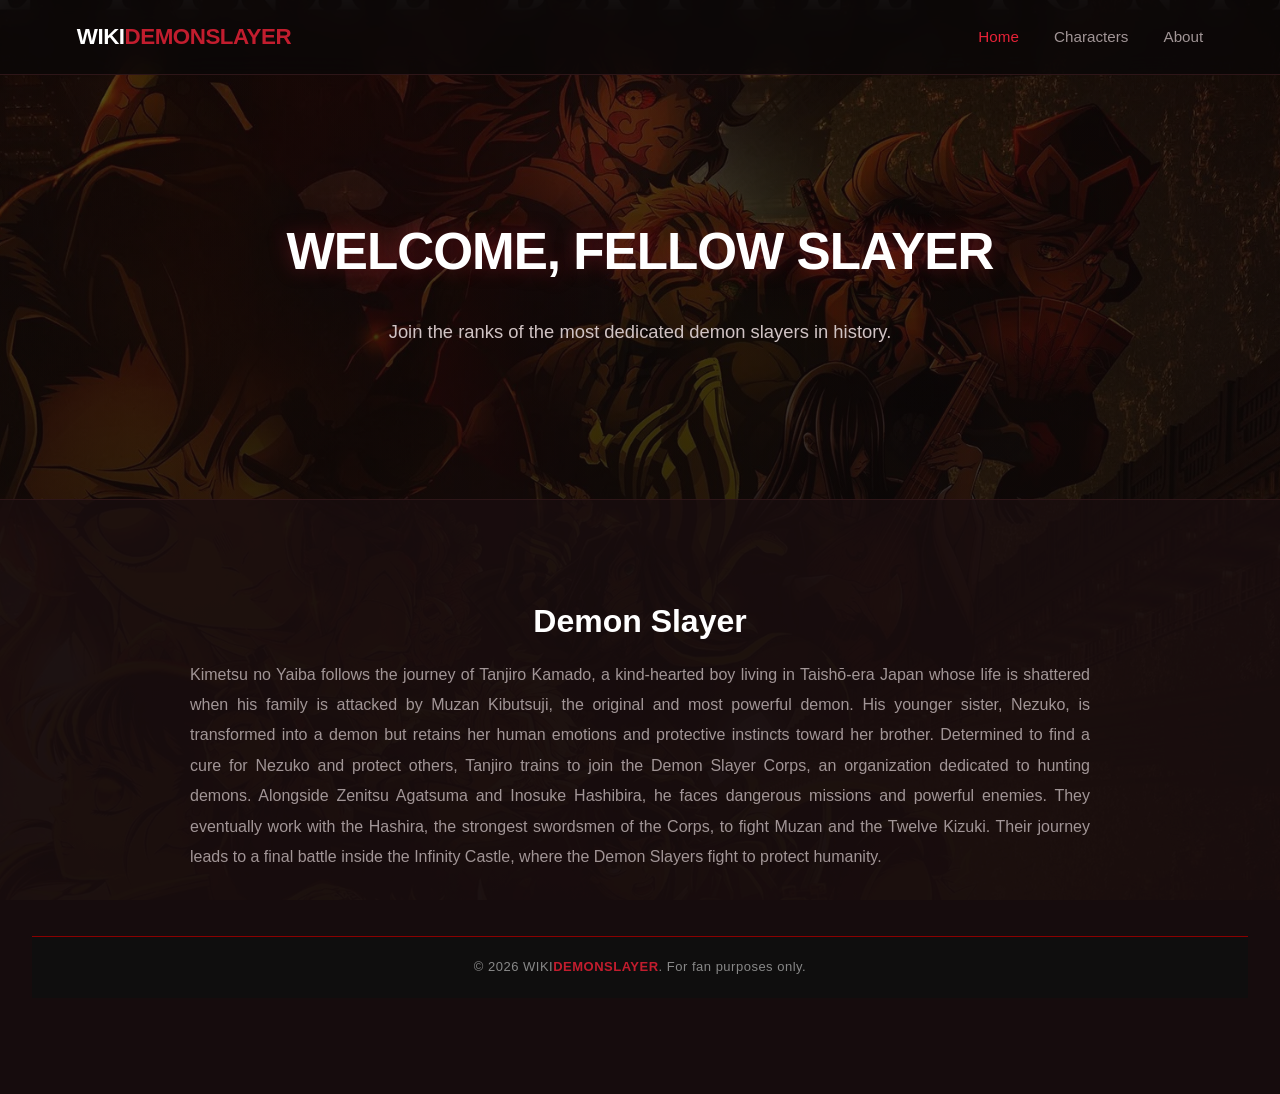
<file: index.html>
<!DOCTYPE html>
<html lang="en">
<head>
  <meta charset="UTF-8">
  <meta name="viewport" content="width=device-width, initial-scale=1.0">
  <title>WIKI DEMONSLAYER</title>
  <link rel="stylesheet" href="style.css">
</head>
<body>

  <!-- Navigation Bar -->
  <nav class="navbar">
    <div class="nav-logo">
      <a href="index.html">WIKI<span>DEMONSLAYER</span></a>
    </div>

    <ul class="nav-links">
      <li><a href="index.html" class="active">Home</a></li>
      <li><a href="characters.html">Characters</a></li>
      <li><a href="about.html">About</a></li>
    </ul>
  </nav>

  <!-- Main Homepage Elements -->
  <main>

    <!-- Hero Section -->
    <header class="hero-section">
      <div class="hero-container">
        <h1 class="hero-title">WELCOME, FELLOW SLAYER</h1>
        <p class="hero-subtitle">
          Join the ranks of the most dedicated demon slayers in history.
        </p>
      </div>
    </header>

    <!-- Features Section -->
    <section class="features-section">
      <h2 class="section-title">Demon Slayer</h2>

      <p class="section-subtitle">
        Kimetsu no Yaiba follows the journey of Tanjiro Kamado, a kind-hearted
        boy living in Taishō-era Japan whose life is shattered when his family
        is attacked by Muzan Kibutsuji, the original and most powerful demon.
        His younger sister, Nezuko, is transformed into a demon but retains her
        human emotions and protective instincts toward her brother.

        Determined to find a cure for Nezuko and protect others, Tanjiro trains
        to join the Demon Slayer Corps, an organization dedicated to hunting
        demons. Alongside Zenitsu Agatsuma and Inosuke Hashibira, he faces
        dangerous missions and powerful enemies. They eventually work with
        the Hashira, the strongest swordsmen of the Corps, to fight Muzan and
        the Twelve Kizuki. Their journey leads to a final battle inside the
        Infinity Castle, where the Demon Slayers fight to protect humanity.
      </p>

      <!-- Footer -->
      <footer class="site-footer">
        <p>
          &copy; 2026 WIKI<span>DEMONSLAYER</span>.
          For fan purposes only.
        </p>
      </footer>

    </section>
  </main>

</body>
</html>
</file>
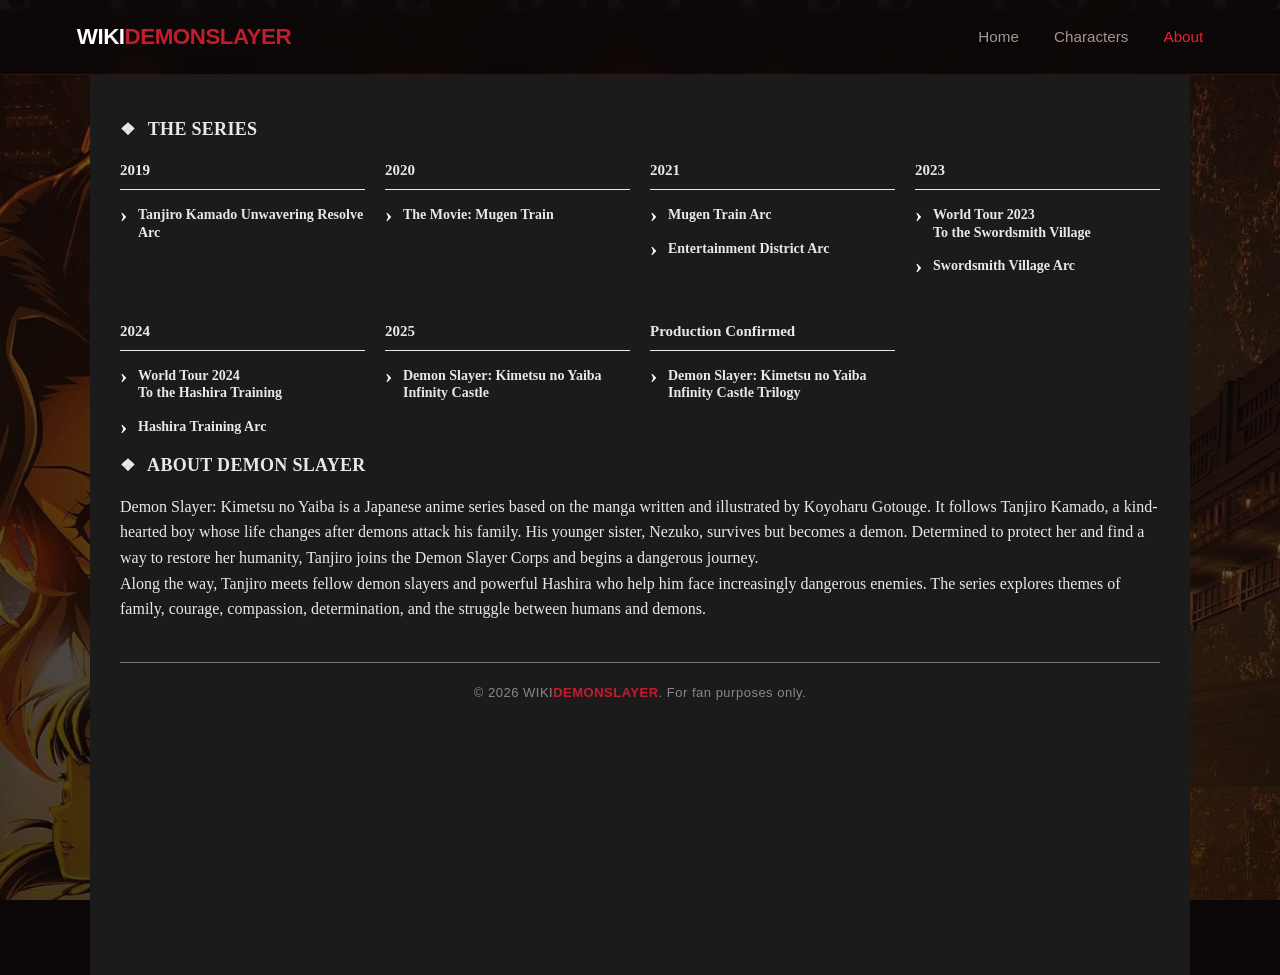
<file: about.html>
<!DOCTYPE html>
<html lang="en">
<head>
    <meta charset="UTF-8">
    <meta name="viewport" content="width=device-width, initial-scale=1.0">
    <title>About - WIKI DEMONSLAYER</title>
    <link rel="stylesheet" href="style3.css">
</head>
<body>

    <!-- Navigation Bar -->
    <nav class="navbar">
        <div class="nav-logo">
            <a href="index.html">WIKI<span>DEMONSLAYER</span></a>
        </div>

        <ul class="nav-links">
            <li><a href="index.html">Home</a></li>
            <li><a href="characters.html">Characters</a></li>
            <li><a href="about.html" class="active">About</a></li>
        </ul>
    </nav>

    <!-- About Section -->
    <main class="about-container">

        <h1 class="about-title">
            <span class="title-icon">❖</span>
            THE SERIES
        </h1>

        <div class="series-grid">

            <!-- 2019 -->
            <div class="series-item">
                <h2>2019</h2>
                <ul>
                    <li>Tanjiro Kamado Unwavering Resolve Arc </li>
                </ul>
            </div>

            <!-- 2020 -->
            <div class="series-item">
                <h2>2020</h2>
                <ul>
                    <li>The Movie: Mugen Train</li>
                </ul>
            </div>

            <!-- 2021 -->
            <div class="series-item">
                <h2>2021</h2>
                <ul>
                    <li>Mugen Train Arc</li>
                    <li>Entertainment District Arc</li>
                </ul>
            </div>

            <!-- 2023 -->
            <div class="series-item">
                <h2>2023</h2>
                <ul>
                    <li>
                        World Tour 2023<br>
                        To the Swordsmith Village
                    </li>
                    <li>Swordsmith Village Arc</li>
                </ul>
            </div>

            <!-- 2024 -->
            <div class="series-item">
                <h2>2024</h2>
                <ul>
                    <li>
                        World Tour 2024<br>
                        To the Hashira Training
                    </li>
                    <li>Hashira Training Arc</li>
                </ul>
            </div>

            <!-- 2025 -->
            <div class="series-item">
                <h2>2025</h2>
                <ul>
                    <li>Demon Slayer: Kimetsu no Yaiba Infinity Castle</li>
                </ul>
            </div>

            <!-- Production Confirmed -->
            <div class="series-item">
                <h2>Production Confirmed</h2>
                <ul>
                    <li>
                        Demon Slayer: Kimetsu no Yaiba Infinity Castle Trilogy
                    </li>
                </ul>
            </div>

        </div>

         <section class="series-intro">
            <h1 class="about-title">
                <span class="title-icon">❖</span>
                ABOUT DEMON SLAYER
            </h1>

            <p>
                Demon Slayer: Kimetsu no Yaiba is a Japanese anime series
                based on the manga written and illustrated by Koyoharu Gotouge.
                It follows Tanjiro Kamado, a kind-hearted boy whose life changes
                after demons attack his family. His younger sister, Nezuko,
                survives but becomes a demon. Determined to protect her and find
                a way to restore her humanity, Tanjiro joins the Demon Slayer
                Corps and begins a dangerous journey.
            </p>

            <p>
                Along the way, Tanjiro meets fellow demon slayers and powerful
                Hashira who help him face increasingly dangerous enemies.
                The series explores themes of family, courage, compassion,
                determination, and the struggle between humans and demons.
            </p>

        <!-- Footer -->
        <footer class="site-footer">
            <p>
                &copy; 2026 WIKI<span>DEMONSLAYER</span>.
                For fan purposes only.
            </p>
        </footer>

    </main>

</body>
</html>
</file>
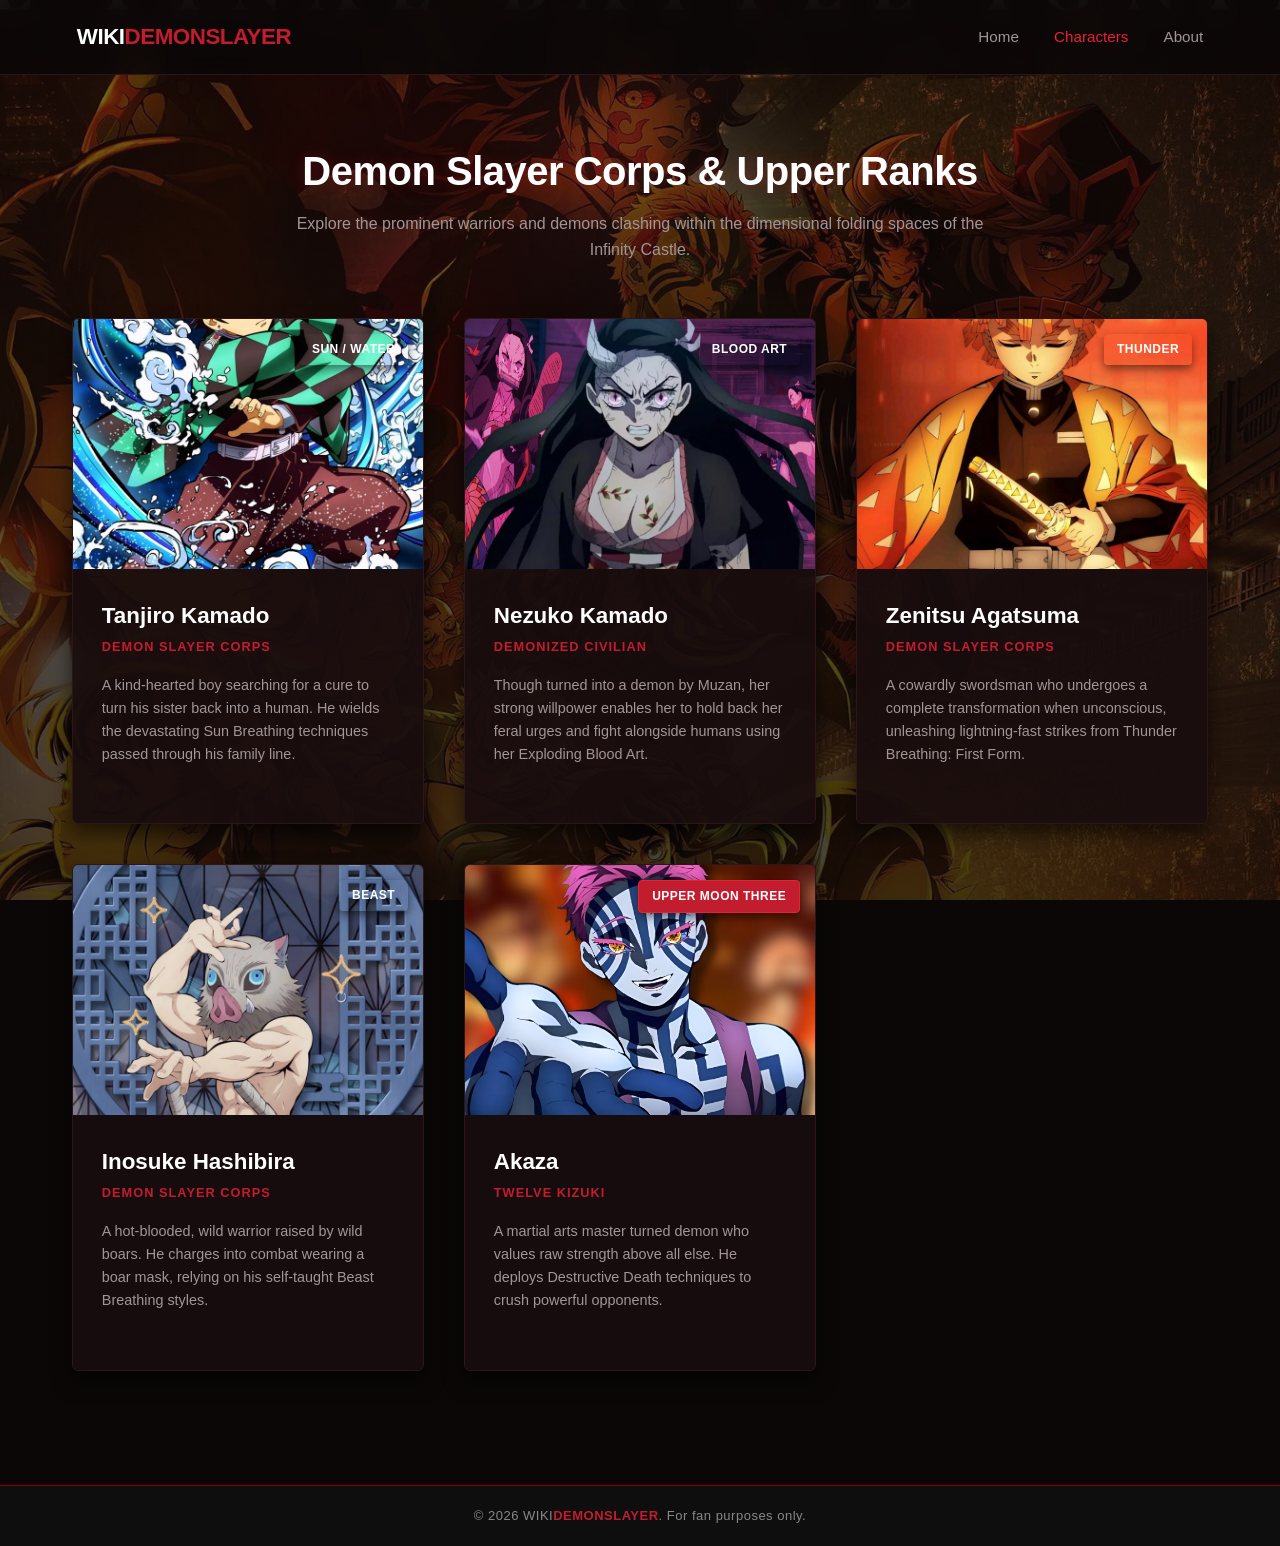
<file: characters.html>
<!DOCTYPE html>
<html lang="en">
<head>
  <meta charset="UTF-8">
  <meta name="viewport" content="width=device-width, initial-scale=1.0">
  <title>WIKI DEMONSLAYER - Characters</title>
  <link rel="stylesheet" href="style2.css">
</head>
<body>

  <!-- Navigation Bar -->
  <nav class="navbar">
    <div class="nav-logo">
      <a href="index.html">WIKI<span>DEMONSLAYER</span></a>
    </div>

    <ul class="nav-links">
      <li><a href="index.html">Home</a></li>
      <li><a href="characters.html" class="active">Characters</a></li>
      <li><a href="about.html">About</a></li>
    </ul>
  </nav>

  <!-- Main Homepage Elements -->
  <main>
    <section class="characters-section">
      <h1 class="char-section-title">Demon Slayer Corps & Upper Ranks</h1>
      <p class="char-section-subtitle">Explore the prominent warriors and demons clashing within the dimensional folding spaces of the Infinity Castle.</p>

      <!-- Interactive Character Grid -->
      <div class="character-grid">
        
        <!-- Character Card 1: Tanjiro -->
        <div class="character-card char-tanjiro">
          <div class="character-image-box">
            <img src="tanjiro.jpg" alt="Tanjiro Kamado" class="character-img">
            <div class="character-badge breathing-sun">Sun / Water</div>
          </div>
          <div class="character-info">
            <h2 class="character-name">Tanjiro Kamado</h2>
            <span class="character-rank">Demon Slayer Corps</span>
            <p class="character-desc">A kind-hearted boy searching for a cure to turn his sister back into a human. He wields the devastating Sun Breathing techniques passed through his family line.</p>
          </div>
        </div>

        <!-- Character Card 2: Nezuko -->
        <div class="character-card char-nezuko">
          <div class="character-image-box">
            <img src="nezuko-op-feature.avif" alt="Nezuko Kamado" class="character-img">
            <div class="character-badge demon-art">Blood Art</div>
          </div>
          <div class="character-info">
            <h2 class="character-name">Nezuko Kamado</h2>
            <span class="character-rank">Demonized Civilian</span>
            <p class="character-desc">Though turned into a demon by Muzan, her strong willpower enables her to hold back her feral urges and fight alongside humans using her Exploding Blood Art.</p>

          </div>
        </div>

        <!-- Character Card 3: Zenitsu -->
        <div class="character-card char-zenitsu">
          <div class="character-image-box">
            <img src="xmoexa6qrbwc1.jpeg" alt="Zenitsu Agatsuma" class="character-img">
            <div class="character-badge breathing-thunder">Thunder</div>
          </div>
          <div class="character-info">
            <h2 class="character-name">Zenitsu Agatsuma</h2>
            <span class="character-rank">Demon Slayer Corps</span>
            <p class="character-desc">A cowardly swordsman who undergoes a complete transformation when unconscious, unleashing lightning-fast strikes from Thunder Breathing: First Form.</p>
          </div>
        </div>

        <!-- Character Card 4: Inosuke -->
        <div class="character-card char-inosuke">
          <div class="character-image-box">
            <img src="342c616a21e84edbd9a88a90a057587b.jpg" alt="Inosuke Hashibira" class="character-img">
            <div class="character-badge breathing-beast">Beast</div>
          </div>
          <div class="character-info">
            <h2 class="character-name">Inosuke Hashibira</h2>
            <span class="character-rank">Demon Slayer Corps</span>
            <p class="character-desc">A hot-blooded, wild warrior raised by wild boars. He charges into combat wearing a boar mask, relying on his self-taught Beast Breathing styles.</p>

          </div>
        </div>

        <!-- Character Card 5: Akaza -->
        <div class="character-card char-akaza">
          <div class="character-image-box">
            <img src="demon-slayer-akaza-inviting-hand.jpeg" alt="Akaza" class="character-img">
            <div class="character-badge upper-rank">Upper Moon Three</div>
          </div>
          <div class="character-info">
            <h2 class="character-name">Akaza</h2>
            <span class="character-rank">Twelve Kizuki</span>
            <p class="character-desc">A martial arts master turned demon who values raw strength above all else. He deploys Destructive Death techniques to crush powerful opponents.</p>

          </div>
        </div>

      </div>
    </section>

    <!-- Footer -->
    <footer class="site-footer">
      <p>
        &copy; 2026 WIKI<span>DEMONSLAYER</span>.
        For fan purposes only.
      </p>
    </footer>
  </main>

</body>
</html>
</file>
<file: style.css>
/* =========================================
   GLOBAL THEME
   ========================================= */
:root {
  --bg-dark-obsidian: #0b0707;
  --bg-dark-maroon: #180d0e;
  --primary-crimson: #c21d2e;
  --primary-glow: #e62237;
  --border-muted: #2d1618;

  --text-pure: #ffffff;
  --text-gray-muted: #a19596;

  --radius-standard: 6px;
  --speed-standard: 0.25s ease-in-out;
}

/* =========================================
   BASE STYLES
   ========================================= */
* {
  margin: 0;
  padding: 0;
  box-sizing: border-box;
}

html {
  min-height: 100%;
}

body {
  font-family: -apple-system, BlinkMacSystemFont,
    "Segoe UI", Roboto, sans-serif;

  background-color: var(--bg-dark-obsidian);

  /* Full-page background image */
  background-image:
    linear-gradient(
      rgba(11, 7, 7, 0.55),
      rgba(11, 7, 7, 0.75)
    ),
    url("Demon-Slayer_-Kimetsu-no-Yaiba-Infinity-Castle-Theatrical-Date-Poster-US-e1741194118916.webp");

  background-size: cover;
  background-position: center;
  background-repeat: no-repeat;
  background-attachment: fixed;

  color: var(--text-pure);
  line-height: 1.6;
  min-height: 100vh;
}

/* =========================================
   NAVIGATION BAR
   ========================================= */
.navbar {
  display: flex;
  justify-content: space-between;
  align-items: center;

  padding: 1.2rem 6%;

  background-color: rgba(11, 7, 7, 0.88);
  border-bottom: 1px solid var(--border-muted);

  position: sticky;
  top: 0;
  z-index: 1000;

  backdrop-filter: blur(12px);
}

.nav-logo a {
  font-size: 1.4rem;
  font-weight: 800;
  color: var(--text-pure);
  text-decoration: none;
  letter-spacing: -0.5px;
}

.nav-logo a span {
  color: var(--primary-crimson);
}

.nav-links {
  list-style: none;
  display: flex;
  gap: 2.2rem;
}

.nav-links a {
  text-decoration: none;
  color: var(--text-gray-muted);
  font-size: 0.95rem;
  font-weight: 500;
  transition: var(--speed-standard);
  position: relative;
}

.nav-links a:hover,
.nav-links a.active {
  color: var(--primary-glow);
}

.nav-links a::after {
  content: "";
  position: absolute;
  width: 0;
  height: 2px;
  bottom: -6px;
  left: 0;

  background-color: var(--primary-glow);
  transition: var(--speed-standard);
}

.nav-links a:hover::after {
  width: 100%;
}

/* =========================================
   BUTTON STYLES
   ========================================= */
.btn-cta {
  text-decoration: none;
  border: 1px solid var(--primary-crimson);
  color: var(--primary-glow);

  padding: 0.5rem 1.2rem;
  border-radius: var(--radius-standard);

  font-size: 0.9rem;
  font-weight: 600;

  transition: var(--speed-standard);
}

.btn-cta:hover {
  background-color: var(--primary-crimson);
  color: var(--text-pure);
  box-shadow: 0 0 15px rgba(194, 29, 46, 0.3);
}

.btn {
  display: inline-block;
  padding: 0.8rem 1.8rem;

  font-size: 0.95rem;
  font-weight: 600;

  border-radius: var(--radius-standard);
  text-decoration: none;
  transition: var(--speed-standard);
}

.btn-primary {
  background-color: var(--primary-crimson);
  color: var(--text-pure);
}

.btn-primary:hover {
  background-color: var(--primary-glow);
  box-shadow: 0 0 20px rgba(230, 34, 55, 0.4);
}

.btn-secondary {
  background-color: transparent;
  color: var(--text-pure);
  border: 1px solid var(--border-muted);
}

.btn-secondary:hover {
  background-color: rgba(255, 255, 255, 0.03);
  border-color: var(--text-gray-muted);
}

/* =========================================
   HERO SECTION
   ========================================= */
.hero-section {
  background: linear-gradient(
    rgba(11, 7, 7, 0.30),
    rgba(11, 7, 7, 0.50)
  );

  min-height: 365px;
  padding: 7rem 2rem;

  display: flex;
  justify-content: center;
  align-items: center;
  text-align: center;
}

.hero-container {
  max-width: 750px;
}

.hero-title {
  font-size: 3.2rem;
  letter-spacing: -1px;
  margin: 1.5rem 0;

  color: var(--text-pure);

  text-shadow: 0 0 20px rgba(230, 34, 55, 0.35);
}

.hero-subtitle {
  font-size: 1.15rem;
  color: #d0c3c4;
  margin-bottom: 2.5rem;
}

/* =========================================
   FEATURES SECTION
   ========================================= */
.features-section {
  background-color: rgba(24, 13, 14, 0.90);

  border-top: 1px solid var(--border-muted);

  padding: 6rem 2rem;
  text-align: center;
}

.section-title {
  font-size: 2rem;
  margin-bottom: 0.8rem;
}

.section-subtitle {
  font-size: 1rem;
  color: var(--text-gray-muted);

  max-width: 900px;
  margin: 0 auto 4rem auto;

  line-height: 1.9;
  text-align: justify;
}

/* =========================================
   FEATURE GRID
   ========================================= */
.features-grid {
  max-width: 1100px;
  margin: 0 auto;

  display: grid;
  grid-template-columns: repeat(
    auto-fit,
    minmax(280px, 1fr)
  );

  gap: 2rem;
}

.feature-card {
  background-color: var(--bg-dark-obsidian);

  padding: 2.5rem 2rem;
  border-radius: var(--radius-standard);

  border: 1px solid var(--border-muted);
  text-align: left;

  transition: var(--speed-standard);
}

.feature-card:hover {
  transform: translateY(-5px);
  border-color: var(--primary-crimson);

  box-shadow: 0 10px 25px rgba(0, 0, 0, 0.5);
}

.feature-icon {
  font-size: 1.8rem;
  margin-bottom: 1.2rem;
}

.feature-card h3 {
  font-size: 1.2rem;
  margin-bottom: 0.75rem;
  color: var(--text-pure);
}

.feature-card p {
  color: var(--text-gray-muted);
  font-size: 0.9rem;
}

/* =========================================
   FOOTER
   ========================================= */
.site-footer {
  background-color: rgba(15, 15, 15, 0.90);

  color: #888888;
  text-align: center;

  padding: 20px 30px;
  font-size: 13px;

  border-top: 1px solid #8b0000;
  margin-top: 50px;
}

.site-footer p {
  margin: 0;
  font-family: sans-serif;
  letter-spacing: 0.5px;
}

.site-footer span {
  color: #c21d2e;
  font-weight: bold;
}

/* =========================================
   RESPONSIVE DESIGN
   ========================================= */
@media (max-width: 640px) {
  .hero-section {
    min-height: 300px;
    padding: 5rem 1.5rem;
  }

  .hero-title {
    font-size: 2.3rem;
  }

  .hero-subtitle {
    font-size: 1rem;
  }

  .hero-actions {
    flex-direction: column;
  }

  .navbar {
    padding: 1rem 4%;
  }

  .nav-logo a {
    font-size: 1.1rem;
  }

  .nav-links {
    gap: 1rem;
  }

  .nav-links a {
    font-size: 0.8rem;
  }

  .features-section {
    padding: 4rem 1.2rem;
  }

  .section-subtitle {
    text-align: left;
  }
}
</file>
<file: style3.css>
/* =========================================
   GLOBAL THEME
   ========================================= */
:root {
  --bg-dark-obsidian: #0b0707;
  --bg-dark-maroon: #180d0e;
  --primary-crimson: #c21d2e;
  --primary-glow: #e62237;
  --border-muted: #2d1618;

  --text-pure: #ffffff;
  --text-gray-muted: #a19596;

  --radius-standard: 6px;
  --speed-standard: 0.25s ease-in-out;
}

/* =========================================
   BASE STYLES
   ========================================= */
* {
  margin: 0;
  padding: 0;
  box-sizing: border-box;
}

html {
  min-height: 100%;
}

body {
  font-family: -apple-system, BlinkMacSystemFont,
    "Segoe UI", Roboto, sans-serif;

  background-color: var(--bg-dark-obsidian);

  /* Full-page background image */
  background-image:
    linear-gradient(
      rgba(11, 7, 7, 0.55),
      rgba(11, 7, 7, 0.75)
    ),
    url("Demon-Slayer_-Kimetsu-no-Yaiba-Infinity-Castle-Theatrical-Date-Poster-US-e1741194118916.webp");

  background-size: cover;
  background-position: center;
  background-repeat: no-repeat;
  background-attachment: fixed;

  color: var(--text-pure);
  line-height: 1.6;
  min-height: 100vh;
}

/* =========================================
   NAVIGATION BAR
   ========================================= */
.navbar {
  display: flex;
  justify-content: space-between;
  align-items: center;

  padding: 1.2rem 6%;

  background-color: rgba(11, 7, 7, 0.88);
  border-bottom: 1px solid var(--border-muted);

  position: sticky;
  top: 0;
  z-index: 1000;

  backdrop-filter: blur(12px);
}

.nav-logo a {
  font-size: 1.4rem;
  font-weight: 800;
  color: var(--text-pure);
  text-decoration: none;
  letter-spacing: -0.5px;
}

.nav-logo a span {
  color: var(--primary-crimson);
}

.nav-links {
  list-style: none;
  display: flex;
  gap: 2.2rem;
}

.nav-links a {
  text-decoration: none;
  color: var(--text-gray-muted);
  font-size: 0.95rem;
  font-weight: 500;
  transition: var(--speed-standard);
  position: relative;
}

.nav-links a:hover,
.nav-links a.active {
  color: var(--primary-glow);
}

.nav-links a::after {
  content: "";
  position: absolute;
  width: 0;
  height: 2px;
  bottom: -6px;
  left: 0;

  background-color: var(--primary-glow);
  transition: var(--speed-standard);
}

.nav-links a:hover::after {
  width: 100%;
}

/* =========================================
   BUTTON STYLES
   ========================================= */
.btn-cta {
  text-decoration: none;
  border: 1px solid var(--primary-crimson);
  color: var(--primary-glow);

  padding: 0.5rem 1.2rem;
  border-radius: var(--radius-standard);

  font-size: 0.9rem;
  font-weight: 600;

  transition: var(--speed-standard);
}

.btn-cta:hover {
  background-color: var(--primary-crimson);
  color: var(--text-pure);
  box-shadow: 0 0 15px rgba(194, 29, 46, 0.3);
}

.btn {
  display: inline-block;
  padding: 0.8rem 1.8rem;

  font-size: 0.95rem;
  font-weight: 600;

  border-radius: var(--radius-standard);
  text-decoration: none;
  transition: var(--speed-standard);
}

.btn-primary {
  background-color: var(--primary-crimson);
  color: var(--text-pure);
}

.btn-primary:hover {
  background-color: var(--primary-glow);
  box-shadow: 0 0 20px rgba(230, 34, 55, 0.4);
}

.btn-secondary {
  background-color: transparent;
  color: var(--text-pure);
  border: 1px solid var(--border-muted);
}

.btn-secondary:hover {
  background-color: rgba(255, 255, 255, 0.03);
  border-color: var(--text-gray-muted);
}

/* =========================================
   HERO SECTION
   ========================================= */
.hero-section {
  background: linear-gradient(
    rgba(11, 7, 7, 0.30),
    rgba(11, 7, 7, 0.50)
  );

  min-height: 365px;
  padding: 7rem 2rem;

  display: flex;
  justify-content: center;
  align-items: center;
  text-align: center;
}

.hero-container {
  max-width: 750px;
}

.hero-title {
  font-size: 3.2rem;
  letter-spacing: -1px;
  margin: 1.5rem 0;

  color: var(--text-pure);

  text-shadow: 0 0 20px rgba(230, 34, 55, 0.35);
}

.hero-subtitle {
  font-size: 1.15rem;
  color: #d0c3c4;
  margin-bottom: 2.5rem;
}

/* =========================================
   FEATURES SECTION
   ========================================= */
.features-section {
  background-color: rgba(24, 13, 14, 0.90);

  border-top: 1px solid var(--border-muted);

  padding: 6rem 2rem;
  text-align: center;
}

.section-title {
  font-size: 2rem;
  margin-bottom: 0.8rem;
}

.section-subtitle {
  font-size: 1rem;
  color: var(--text-gray-muted);

  max-width: 900px;
  margin: 0 auto 4rem auto;

  line-height: 1.9;
  text-align: justify;
}

/* =========================================
   FEATURE GRID
   ========================================= */
.features-grid {
  max-width: 1100px;
  margin: 0 auto;

  display: grid;
  grid-template-columns: repeat(
    auto-fit,
    minmax(280px, 1fr)
  );

  gap: 2rem;
}

.feature-card {
  background-color: var(--bg-dark-obsidian);

  padding: 2.5rem 2rem;
  border-radius: var(--radius-standard);

  border: 1px solid var(--border-muted);
  text-align: left;

  transition: var(--speed-standard);
}

.feature-card:hover {
  transform: translateY(-5px);
  border-color: var(--primary-crimson);

  box-shadow: 0 10px 25px rgba(0, 0, 0, 0.5);
}

.feature-icon {
  font-size: 1.8rem;
  margin-bottom: 1.2rem;
}

.feature-card h3 {
  font-size: 1.2rem;
  margin-bottom: 0.75rem;
  color: var(--text-pure);
}

.feature-card p {
  color: var(--text-gray-muted);
  font-size: 0.9rem;
}

/* Footer */
.site-footer {
  background-color: rgba(15, 15, 15, 0.90);
  color: #888888;
  text-align: center;

  width: 100%;
  max-width: 1100px;
  margin: 50px auto 0 auto;
  padding: 20px 15px;

  font-size: 13px;
  border-top: 1px solid #8b0000;
  box-sizing: border-box;
}

/* Footer text */
.site-footer p {
  margin: 0;
  font-family: sans-serif;
  letter-spacing: 0.5px;
  line-height: 1.6;
}

/* DEMONSLAYER text */
.site-footer span {
  color: #c21d2e;
  font-weight: bold;
}

/* Mobile screen */
@media (max-width: 640px) {
  .site-footer {
    width: 100%;
    margin-top: 30px;
    padding: 18px 10px;
    font-size: 12px;
  }
}

/* =========================================
   RESPONSIVE DESIGN
   ========================================= */
@media (max-width: 640px) {
  .hero-section {
    min-height: 300px;
    padding: 5rem 1.5rem;
  }

  .hero-title {
    font-size: 2.3rem;
  }

  .hero-subtitle {
    font-size: 1rem;
  }

  .hero-actions {
    flex-direction: column;
  }

  .navbar {
    padding: 1rem 4%;
  }

  .nav-logo a {
    font-size: 1.1rem;
  }

  .nav-links {
    gap: 1rem;
  }

  .nav-links a {
    font-size: 0.8rem;
  }

  .features-section {
    padding: 4rem 1.2rem;
  }

  .section-subtitle {
    text-align: left;
  }
}
/* =========================================
   ABOUT PAGE - THE SERIES
   ========================================= */

.about-container {
    max-width: 1100px;
    min-height: 100vh;
    margin: 0 auto;
    padding: 40px 30px 30px;
    background-color: #1b1b1b;
    color: #e8e8e8;
    font-family: Georgia, "Times New Roman", serif;
}

.about-title {
    font-size: 18px;
    font-weight: bold;
    margin-bottom: 14px;
    letter-spacing: 0.3px;
}

.title-icon {
    margin-right: 8px;
    font-size: 17px;
}

/* Series grid layout */
.series-grid {
    display: grid;
    grid-template-columns: repeat(4, minmax(0, 1fr));
    column-gap: 20px;
    row-gap: 28px;
}

.series-item {
    min-width: 0;
}

.series-item h2 {
    font-size: 15px;
    font-weight: bold;
    padding-bottom: 7px;
    margin-bottom: 16px;
    border-bottom: 1px solid #e8e8e8;
}

.series-item ul {
    list-style: none;
    padding: 0;
    margin: 0;
}

.series-item li {
    position: relative;
    font-size: 14px;
    font-weight: bold;
    line-height: 1.25;
    padding-left: 18px;
    margin-bottom: 16px;
}

.series-item li::before {
    content: "›";
    position: absolute;
    left: 0;
    top: -2px;
    font-size: 22px;
    line-height: 1;
    color: #ffffff;
}

/* About page footer */
.about-container .site-footer {
    width: 100%;
    max-width: none;
    margin: 40px 0 0;
    padding: 20px 10px;
    background-color: transparent;
    color: #888888;
    text-align: center;
    font-family: Arial, sans-serif;
    font-size: 13px;
    border-top: 1px solid #777777;
    box-sizing: border-box;
}

.about-container .site-footer p {
    margin: 0;
    letter-spacing: 0.5px;
    line-height: 1.6;
}

.about-container .site-footer span {
    color: #c21d2e;
    font-weight: bold;
}

/* Tablets */
@media (max-width: 850px) {
    .series-grid {
        grid-template-columns: repeat(2, minmax(0, 1fr));
        column-gap: 24px;
        row-gap: 28px;
    }
}

/* Mobile phones */
@media (max-width: 480px) {
    .about-container {
        padding: 30px 20px;
    }

    .series-grid {
        grid-template-columns: 1fr;
        row-gap: 24px;
    }

    .about-title {
        font-size: 17px;
    }

    .series-item h2 {
        font-size: 15px;
    }

    .series-item li {
        font-size: 14px;
    }

    .about-container .site-footer {
        margin-top: 30px;
        padding: 18px 5px;
        font-size: 12px;
    }
}
</file>
<file: style2.css>
/* =========================================
   CHARACTERS LAYOUT & INTERACTIONS
   ========================================= */
.characters-section {
  max-width: 1200px;
  margin: 0 auto;
  padding: 4rem 2rem 2rem 2rem;
  text-align: center;
}

.char-section-title {
  font-size: 2.5rem;
  letter-spacing: -0.5px;
  margin-bottom: 0.5rem;
  color: var(--text-pure);
  text-shadow: 0 0 15px rgba(230, 34, 55, 0.25);
}

.char-section-subtitle {
  font-size: 1rem;
  color: var(--text-gray-muted);
  max-width: 700px;
  margin: 0 auto 3.5rem auto;
}

/* Responsive Cards Grid Container */
.character-grid {
  display: grid;
  grid-template-columns: repeat(auto-fit, minmax(300px, 1fr));
  gap: 2.5rem;
  padding-bottom: 2rem;
}

/* Individual Interactive Card Module */
.character-card {
  background-color: rgba(24, 13, 14, 0.92);
  border: 1px solid var(--border-muted);
  border-radius: var(--radius-standard);
  overflow: hidden;
  text-align: left;
  display: flex;
  flex-direction: column;
  box-shadow: 0 10px 20px rgba(0, 0, 0, 0.6);
  
  /* Smooth Motion Initialization */
  transition: transform var(--speed-standard), border-color var(--speed-standard), box-shadow var(--speed-standard);
}

/* Trigger Smooth Scale and Glow Movements */
.character-card:hover {
  transform: translateY(-8px);
  border-color: var(--primary-crimson);
  box-shadow: 0 15px 30px rgba(0, 0, 0, 0.8), 0 0 20px rgba(194, 29, 46, 0.25);
}

/* Image Container Frame */
.character-image-box {
  position: relative;
  width: 100%;
  height: 250px;
  background-color: var(--bg-dark-obsidian);
  overflow: hidden;
}

.character-img {
  width: 100%;
  height: 100%;
  object-fit: cover;
  
  /* Smooth Zoom Transition Initiation */
  transition: transform 0.4s ease-in-out;
}

/* Zoom Image on Parent Element Hover state */
.character-card:hover .character-img {
  transform: scale(1.06);
}

/* Themed Status Badges Overlapping Image Layer */
.character-badge {
  position: absolute;
  top: 15px;
  right: 15px;
  padding: 0.35rem 0.8rem;
  font-size: 0.75rem;
  font-weight: 700;
  text-transform: uppercase;
  letter-spacing: 0.5px;
  border-radius: 4px;
  z-index: 2;
  box-shadow: 0 4px 10px rgba(0, 0, 0, 0.5);
}

.character-badge.breathing {
  background-color: #1ba1a1;
  color: var(--text-pure);
}

.character-badge.demon {
  background-color: #8c1d9c;
  color: var(--text-pure);
}

.character-badge.upper-rank {
  background-color: var(--primary-crimson);
  color: var(--text-pure);
  border: 1px solid var(--primary-glow);
}

/* Card Content Frame Layout */
.character-info {
  padding: 1.8rem;
  display: flex;
  flex-direction: column;
  flex-grow: 1;
}

.character-name {
  font-size: 1.4rem;
  font-weight: 700;
  color: var(--text-pure);
  margin-bottom: 0.2rem;
  transition: color var(--speed-standard);
}

/* Character text transforms when card is targeted */
.character-card:hover .character-name {
  color: var(--primary-glow);
}

.character-rank {
  font-size: 0.8rem;
  text-transform: uppercase;
  letter-spacing: 1px;
  color: var(--primary-crimson);
  font-weight: 600;
  margin-bottom: 1rem;
}

.character-desc {
  font-size: 0.9rem;
  color: var(--text-gray-muted);
  line-height: 1.6;
  margin-bottom: 1.8rem;
  flex-grow: 1;
}

/* Interactive Card Buttons */
.btn-card-action {
  text-align: center;
  text-decoration: none;
  background-color: transparent;
  border: 1px solid var(--border-muted);
  color: var(--text-gray-muted);
  padding: 0.6rem 1.2rem;
  font-size: 0.85rem;
  font-weight: 600;
  border-radius: var(--radius-standard);
  transition: var(--speed-standard);
}

.btn-card-action:hover {
  background-color: var(--primary-crimson);
  border-color: var(--primary-crimson);
  color: var(--text-pure);
  box-shadow: 0 0 12px var(--primary-crimson);
}

/* Responsive Tuning Blocks */
@media (max-width: 640px) {
  .characters-section {
    padding: 2.5rem 1rem;
  }
  
  .char-section-title {
    font-size: 1.8rem;
  }
  
  .character-grid {
    gap: 1.5rem;
  }
}
/* =========================================
   GLOBAL THEME
   ========================================= */
:root {
  --bg-dark-obsidian: #0b0707;
  --bg-dark-maroon: #180d0e;
  --primary-crimson: #c21d2e;
  --primary-glow: #e62237;
  --border-muted: #2d1618;

  --text-pure: #ffffff;
  --text-gray-muted: #a19596;

  --radius-standard: 6px;
  --speed-standard: 0.25s ease-in-out;
}

/* =========================================
   BASE STYLES
   ========================================= */
* {
  margin: 0;
  padding: 0;
  box-sizing: border-box;
}

html {
  min-height: 100%;
}

body {
  font-family: -apple-system, BlinkMacSystemFont,
    "Segoe UI", Roboto, sans-serif;

  background-color: var(--bg-dark-obsidian);

  /* Full-page background image */
  background-image:
    linear-gradient(
      rgba(11, 7, 7, 0.55),
      rgba(11, 7, 7, 0.75)
    ),
    url("Demon-Slayer_-Kimetsu-no-Yaiba-Infinity-Castle-Theatrical-Date-Poster-US-e1741194118916.webp");

  background-size: cover;
  background-position: center;
  background-repeat: no-repeat;
  background-attachment: fixed;

  color: var(--text-pure);
  line-height: 1.6;
  min-height: 100vh;
}

/* =========================================
   NAVIGATION BAR
   ========================================= */
.navbar {
  display: flex;
  justify-content: space-between;
  align-items: center;

  padding: 1.2rem 6%;

  background-color: rgba(11, 7, 7, 0.88);
  border-bottom: 1px solid var(--border-muted);

  position: sticky;
  top: 0;
  z-index: 1000;

  backdrop-filter: blur(12px);
}

.nav-logo a {
  font-size: 1.4rem;
  font-weight: 800;
  color: var(--text-pure);
  text-decoration: none;
  letter-spacing: -0.5px;
}

.nav-logo a span {
  color: var(--primary-crimson);
}

.nav-links {
  list-style: none;
  display: flex;
  gap: 2.2rem;
}

.nav-links a {
  text-decoration: none;
  color: var(--text-gray-muted);
  font-size: 0.95rem;
  font-weight: 500;
  transition: var(--speed-standard);
  position: relative;
}

.nav-links a:hover,
.nav-links a.active {
  color: var(--primary-glow);
}

.nav-links a::after {
  content: "";
  position: absolute;
  width: 0;
  height: 2px;
  bottom: -6px;
  left: 0;

  background-color: var(--primary-glow);
  transition: var(--speed-standard);
}

.nav-links a:hover::after {
  width: 100%;
}

/* =========================================
   BUTTON STYLES
   ========================================= */
.btn-cta {
  text-decoration: none;
  border: 1px solid var(--primary-crimson);
  color: var(--primary-glow);

  padding: 0.5rem 1.2rem;
  border-radius: var(--radius-standard);

  font-size: 0.9rem;
  font-weight: 600;

  transition: var(--speed-standard);
}

.btn-cta:hover {
  background-color: var(--primary-crimson);
  color: var(--text-pure);
  box-shadow: 0 0 15px rgba(194, 29, 46, 0.3);
}

.btn {
  display: inline-block;
  padding: 0.8rem 1.8rem;

  font-size: 0.95rem;
  font-weight: 600;

  border-radius: var(--radius-standard);
  text-decoration: none;
  transition: var(--speed-standard);
}

.btn-primary {
  background-color: var(--primary-crimson);
  color: var(--text-pure);
}

.btn-primary:hover {
  background-color: var(--primary-glow);
  box-shadow: 0 0 20px rgba(230, 34, 55, 0.4);
}

.btn-secondary {
  background-color: transparent;
  color: var(--text-pure);
  border: 1px solid var(--border-muted);
}

.btn-secondary:hover {
  background-color: rgba(255, 255, 255, 0.03);
  border-color: var(--text-gray-muted);
}

/* =========================================
   HERO SECTION
   ========================================= */
.hero-section {
  background: linear-gradient(
    rgba(11, 7, 7, 0.30),
    rgba(11, 7, 7, 0.50)
  );

  min-height: 365px;
  padding: 7rem 2rem;

  display: flex;
  justify-content: center;
  align-items: center;
  text-align: center;
}

.hero-container {
  max-width: 750px;
}

.hero-title {
  font-size: 3.2rem;
  letter-spacing: -1px;
  margin: 1.5rem 0;

  color: var(--text-pure);

  text-shadow: 0 0 20px rgba(230, 34, 55, 0.35);
}

.hero-subtitle {
  font-size: 1.15rem;
  color: #d0c3c4;
  margin-bottom: 2.5rem;
}

/* =========================================
   FEATURES SECTION
   ========================================= */
.features-section {
  background-color: rgba(24, 13, 14, 0.90);

  border-top: 1px solid var(--border-muted);

  padding: 6rem 2rem;
  text-align: center;
}

.section-title {
  font-size: 2rem;
  margin-bottom: 0.8rem;
}

.section-subtitle {
  font-size: 1rem;
  color: var(--text-gray-muted);

  max-width: 900px;
  margin: 0 auto 4rem auto;

  line-height: 1.9;
  text-align: justify;
}

/* =========================================
   FEATURE GRID
   ========================================= */
.features-grid {
  max-width: 1100px;
  margin: 0 auto;

  display: grid;
  grid-template-columns: repeat(
    auto-fit,
    minmax(280px, 1fr)
  );

  gap: 2rem;
}

.feature-card {
  background-color: var(--bg-dark-obsidian);

  padding: 2.5rem 2rem;
  border-radius: var(--radius-standard);

  border: 1px solid var(--border-muted);
  text-align: left;

  transition: var(--speed-standard);
}

.feature-card:hover {
  transform: translateY(-5px);
  border-color: var(--primary-crimson);

  box-shadow: 0 10px 25px rgba(0, 0, 0, 0.5);
}

.feature-icon {
  font-size: 1.8rem;
  margin-bottom: 1.2rem;
}

.feature-card h3 {
  font-size: 1.2rem;
  margin-bottom: 0.75rem;
  color: var(--text-pure);
}

.feature-card p {
  color: var(--text-gray-muted);
  font-size: 0.9rem;
}

/* =========================================
   FOOTER
   ========================================= */
.site-footer {
  background-color: rgba(15, 15, 15, 0.90);

  color: #888888;
  text-align: center;

  padding: 20px 30px;
  font-size: 13px;

  border-top: 1px solid #8b0000;
  margin-top: 50px;
}

.site-footer p {
  margin: 0;
  font-family: sans-serif;
  letter-spacing: 0.5px;
}

.site-footer span {
  color: #c21d2e;
  font-weight: bold;
}

/* =========================================
   RESPONSIVE DESIGN
   ========================================= */
@media (max-width: 640px) {
  .hero-section {
    min-height: 300px;
    padding: 5rem 1.5rem;
  }

  .hero-title {
    font-size: 2.3rem;
  }

  .hero-subtitle {
    font-size: 1rem;
  }

  .hero-actions {
    flex-direction: column;
  }

  .navbar {
    padding: 1rem 4%;
  }

  .nav-logo a {
    font-size: 1.1rem;
  }

  .nav-links {
    gap: 1rem;
  }

  .nav-links a {
    font-size: 0.8rem;
  }

  .features-section {
    padding: 4rem 1.2rem;
  }

  .section-subtitle {
    text-align: left;
  }
}
</file>
